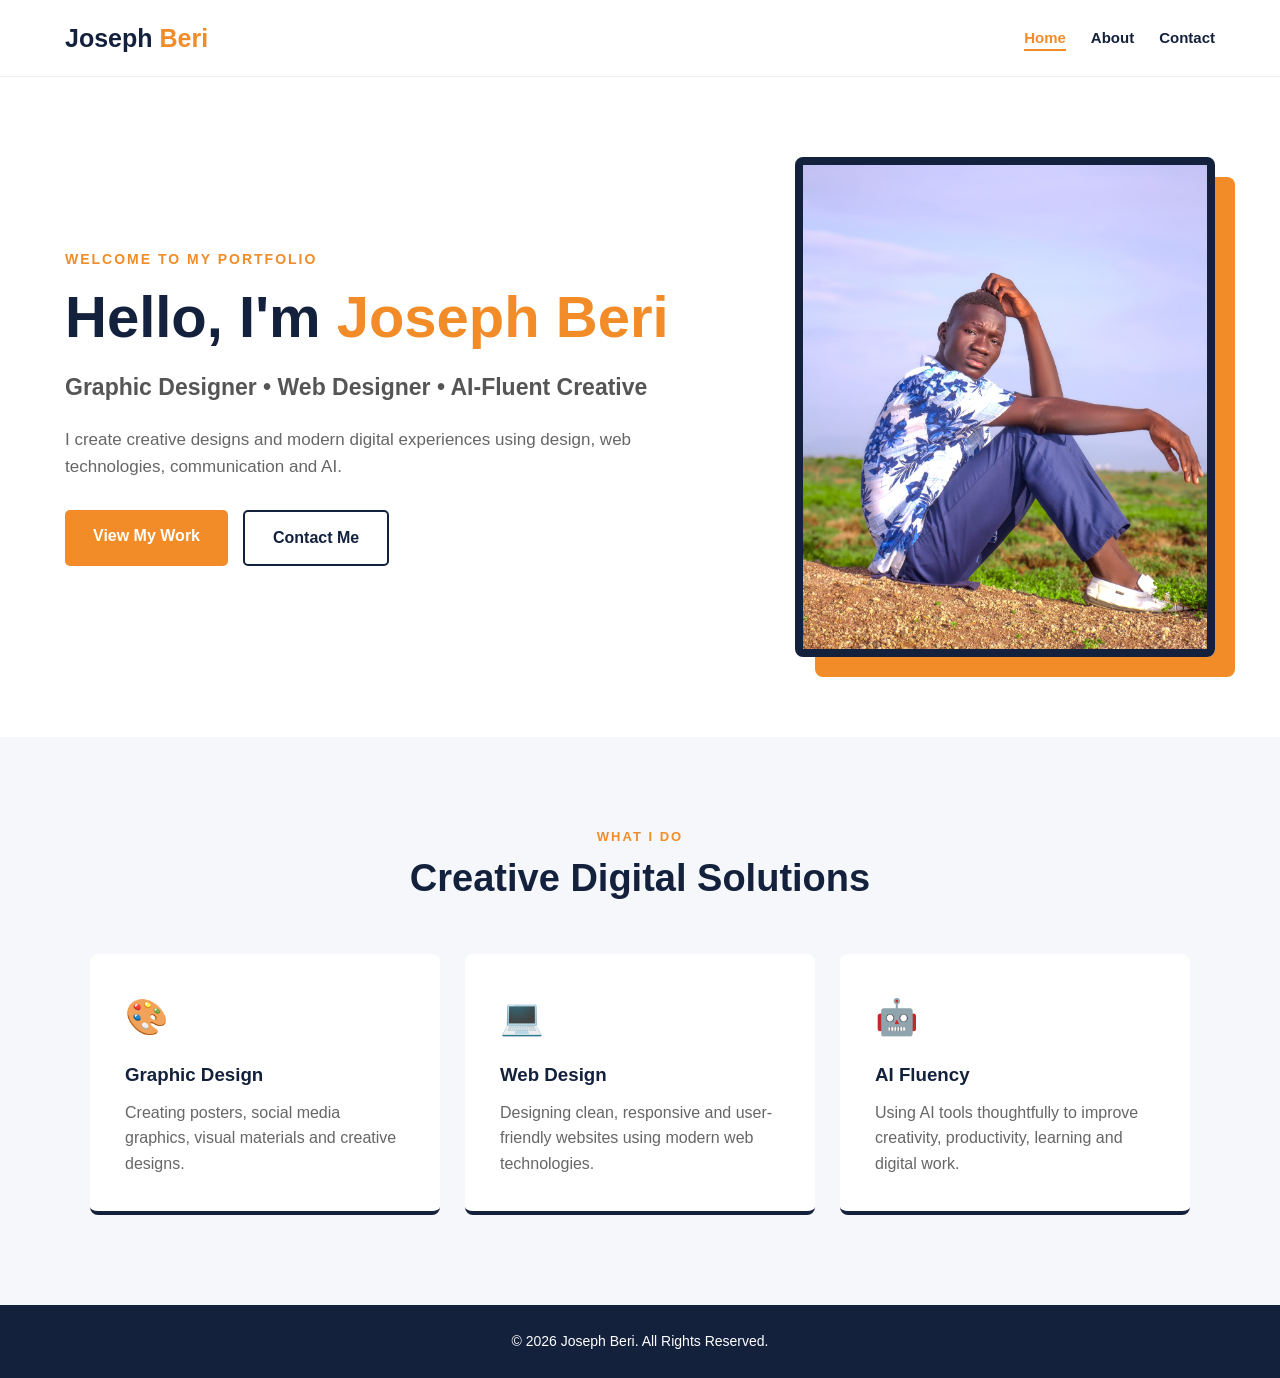
<file: index.html>
<!DOCTYPE html>
<html lang="en">
<head>
    <meta charset="UTF-8">
    <meta name="viewport" content="width=device-width, initial-scale=1.0">
    <meta name="description" content="Joseph Beri - Graphic Designer, Web Designer and AI-Fluent Creative">
    <title>Joseph Beri | Home</title>

    <link rel="stylesheet" href="style.css">
</head>

<body>

    <!-- Navigation -->
    <header class="header">
        <nav class="navbar">

            <a href="index.html" class="logo">
                Joseph <span>Beri</span>
            </a>

            <ul class="nav-links">
                <li><a href="index.html" class="active">Home</a></li>
                <li><a href="about.html">About</a></li>
                <li><a href="contact.html">Contact</a></li>
            </ul>

        </nav>
    </header>


    <!-- Hero Section -->
    <main>

        <section class="hero">

            <div class="hero-content">

                <p class="welcome">WELCOME TO MY PORTFOLIO</p>

                <h1>
                    Hello, I'm <span>Joseph Beri</span>
                </h1>

                <h2>
                    Graphic Designer • Web Designer • AI-Fluent Creative
                </h2>

                <p>
                    I create creative designs and modern digital experiences
                    using design, web technologies, communication and AI.
                </p>

                <div class="hero-buttons">
                    <a href="projects.html" class="btn primary-btn">
                        View My Work
                    </a>

                    <a href="contact.html" class="btn secondary-btn">
                        Contact Me
                    </a>
                </div>

            </div>


            <!-- Replace profile.jpg with your own picture -->
            <div class="hero-image">
                <img src="HD Goldi 2.jpeg" alt="Joseph Beri">
            </div>

        </section>


        <!-- Quick Introduction -->
        <section class="intro-section">

            <div class="section-heading">
                <p>WHAT I DO</p>
                <h2>Creative Digital Solutions</h2>
            </div>

            <div class="service-grid">

                <div class="service-card">
                    <div class="service-icon">🎨</div>
                    <h3>Graphic Design</h3>
                    <p>
                        Creating posters, social media graphics, visual
                        materials and creative designs.
                    </p>
                </div>

                <div class="service-card">
                    <div class="service-icon">💻</div>
                    <h3>Web Design</h3>
                    <p>
                        Designing clean, responsive and user-friendly
                        websites using modern web technologies.
                    </p>
                </div>

                <div class="service-card">
                    <div class="service-icon">🤖</div>
                    <h3>AI Fluency</h3>
                    <p>
                        Using AI tools thoughtfully to improve creativity,
                        productivity, learning and digital work.
                    </p>
                </div>

            </div>

        </section>

    </main>


    <!-- Footer -->
    <footer class="footer">

        <p>
            © 2026 Joseph Beri. All Rights Reserved.
        </p>

    </footer>

</body>
</html>
</file>
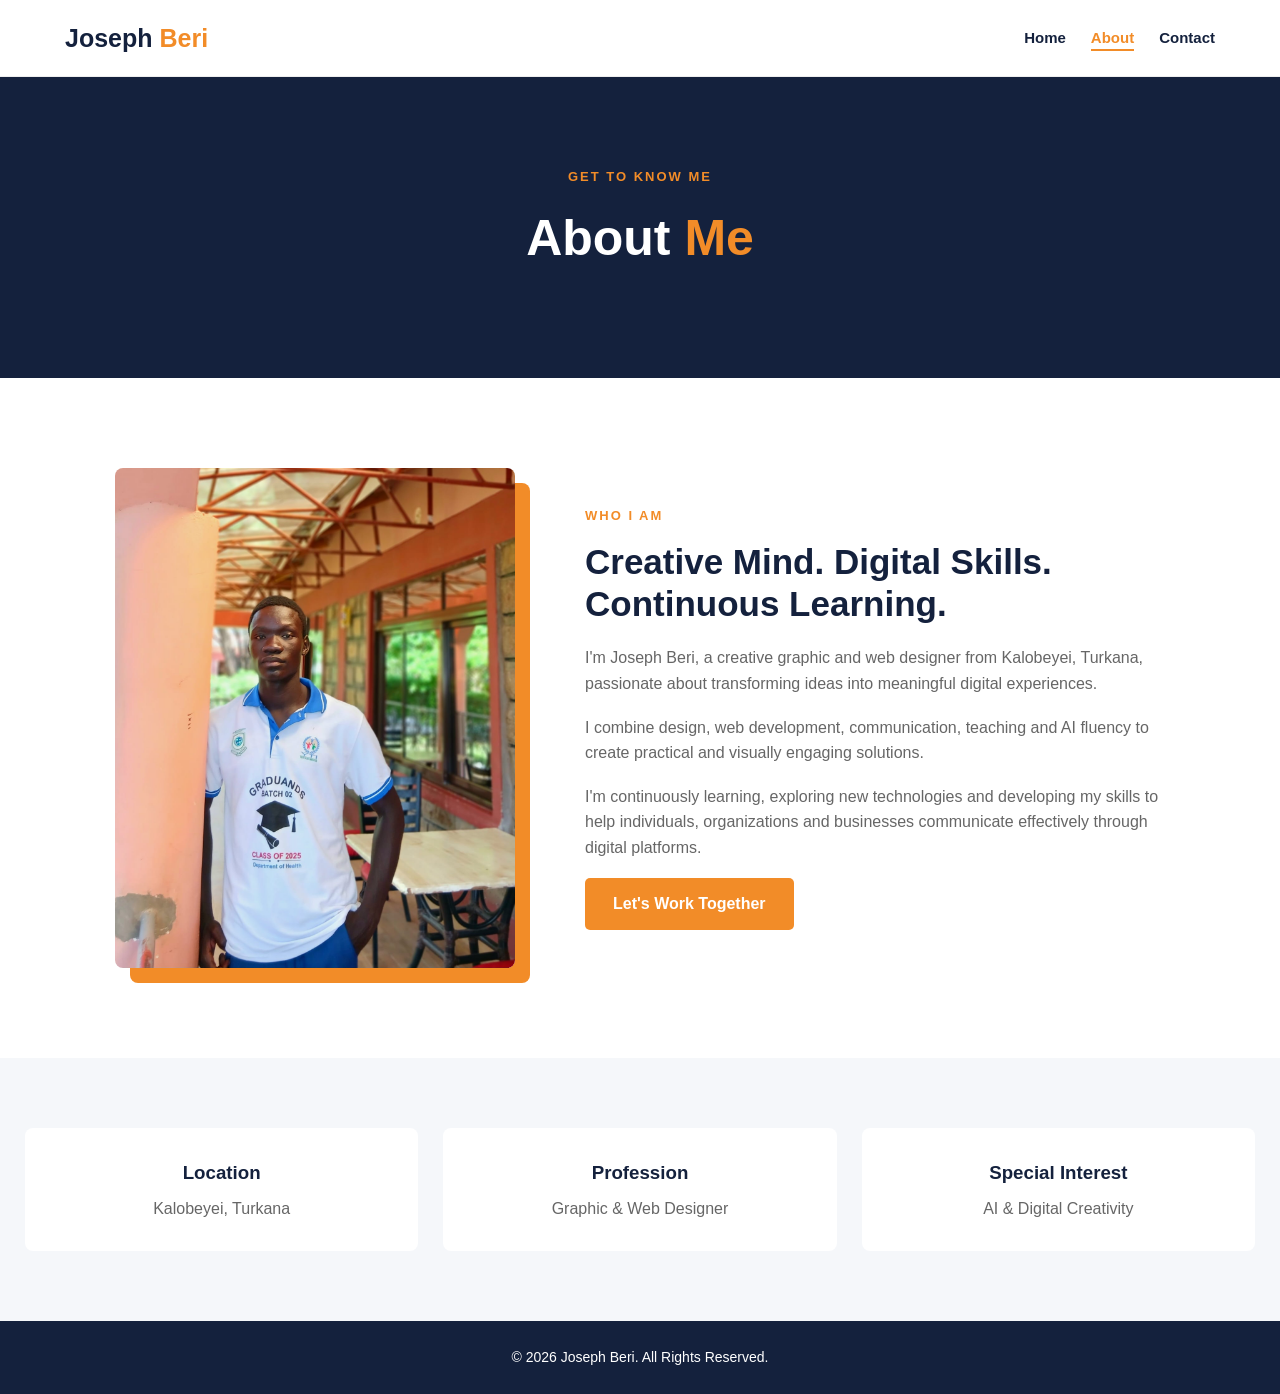
<file: about.html>
<!DOCTYPE html>
<html lang="en">
<head>
    <meta charset="UTF-8">
    <meta name="viewport" content="width=device-width, initial-scale=1.0">

    <meta name="description" content="About Joseph Beri">

    <title>Joseph Beri | About Me</title>

    <link rel="stylesheet" href="style.css">
</head>

<body>

    <!-- Navigation -->
    <header class="header">

        <nav class="navbar">

            <a href="index.html" class="logo">
                Joseph <span>Beri</span>
            </a>

            <ul class="nav-links">
                <li><a href="index.html">Home</a></li>
                <li><a href="about.html" class="active">About</a></li>
                <li><a href="contact.html">Contact</a></li>
            </ul>

        </nav>

    </header>


    <main>

        <!-- Page Header -->
        <section class="page-header">

            <p>GET TO KNOW ME</p>

            <h1>About <span>Me</span></h1>

        </section>


        <!-- About Section -->
        <section class="about-section">

            <div class="about-image">

                <!-- Replace profile.jpg with your picture -->
                <img src="Ato rite graduation.jpeg" alt="Joseph Beri">

            </div>


            <div class="about-content">

                <p class="small-title">
                    WHO I AM
                </p>

                <h2>
                    Creative Mind. Digital Skills. Continuous Learning.
                </h2>

                <p>
                    I'm Joseph Beri, a creative graphic and web designer
                    from Kalobeyei, Turkana, passionate about transforming
                    ideas into meaningful digital experiences.
                </p>

                <p>
                    I combine design, web development, communication,
                    teaching and AI fluency to create practical and
                    visually engaging solutions.
                </p>

                <p>
                    I'm continuously learning, exploring new technologies
                    and developing my skills to help individuals,
                    organizations and businesses communicate effectively
                    through digital platforms.
                </p>

                <a href="contact.html" class="btn primary-btn">
                    Let's Work Together
                </a>

            </div>

        </section>


        <!-- Personal Information -->
        <section class="info-section">

            <div class="info-card">
                <h3>Location</h3>
                <p>Kalobeyei, Turkana</p>
            </div>

            <div class="info-card">
                <h3>Profession</h3>
                <p>Graphic & Web Designer</p>
            </div>

            <div class="info-card">
                <h3>Special Interest</h3>
                <p>AI & Digital Creativity</p>
            </div>

        </section>

    </main>


    <footer class="footer">

        <p>
            © 2026 Joseph Beri. All Rights Reserved.
        </p>

    </footer>

</body>
</html>
</file>
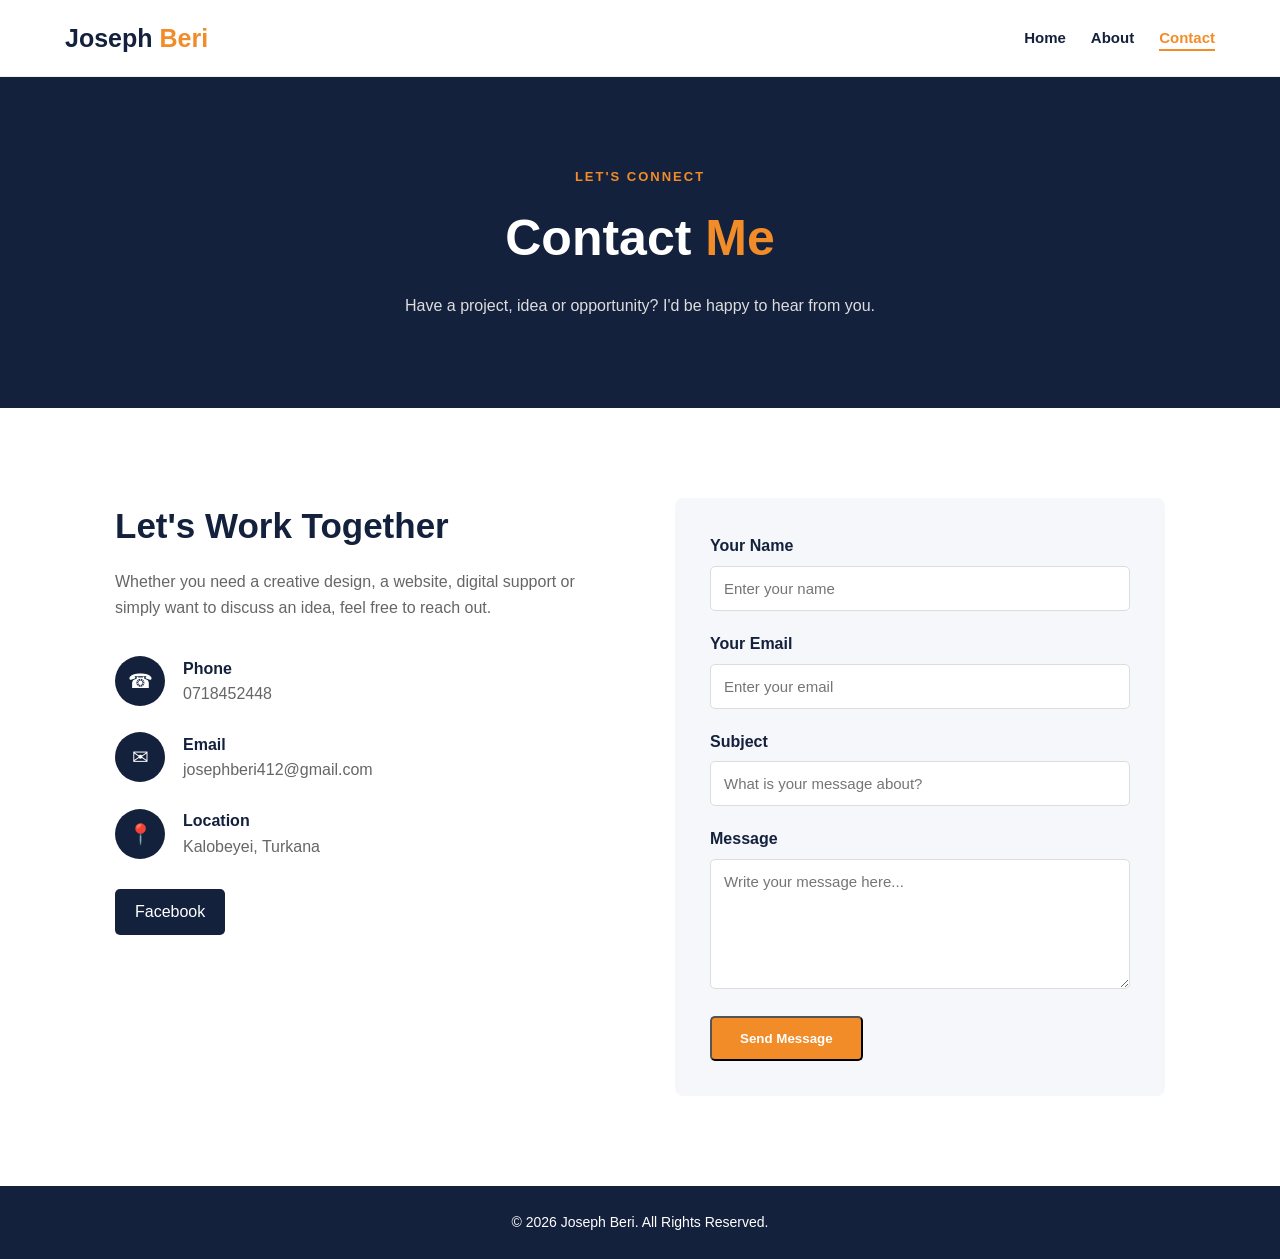
<file: contact.html>
<!DOCTYPE html>
<html lang="en">

<head>

    <meta charset="UTF-8">

    <meta name="viewport"
          content="width=device-width, initial-scale=1.0">

    <meta name="description"
          content="Contact Joseph Beri">

    <title>Joseph Beri | Contact</title>

    <link rel="stylesheet" href="style.css">

</head>


<body>

    <!-- Navigation -->
    <header class="header">

        <nav class="navbar">

            <a href="index.html" class="logo">
                Joseph <span>Beri</span>
            </a>

            <ul class="nav-links">

                <li>
                    <a href="index.html">Home</a>
                </li>

                <li>
                    <a href="about.html">About</a>
                </li>

                <li>
                    <a href="contact.html" class="active">
                        Contact
                    </a>
                </li>

            </ul>

        </nav>

    </header>


    <main>

        <!-- Page Header -->
        <section class="page-header">

            <p>LET'S CONNECT</p>

            <h1>
                Contact <span>Me</span>
            </h1>

            <p class="page-description">
                Have a project, idea or opportunity?
                I'd be happy to hear from you.
            </p>

        </section>


        <!-- Contact Section -->
        <section class="contact-section">


            <!-- Contact Information -->
            <div class="contact-info">

                <h2>
                    Let's Work Together
                </h2>

                <p>
                    Whether you need a creative design, a website,
                    digital support or simply want to discuss an idea,
                    feel free to reach out.
                </p>


                <div class="contact-item">

                    <div class="contact-icon">
                        ☎
                    </div>

                    <div>
                        <h3>Phone</h3>

                        <a href="tel:+254718452448">
                            0718452448
                        </a>
                    </div>

                </div>


                <div class="contact-item">

                    <div class="contact-icon">
                        ✉
                    </div>

                    <div>

                        <h3>Email</h3>

                        <a href="mailto:josephberi412@gmail.com">
                            josephberi412@gmail.com
                        </a>

                    </div>

                </div>


                <div class="contact-item">

                    <div class="contact-icon">
                        📍
                    </div>

                    <div>

                        <h3>Location</h3>

                        <p>
                            Kalobeyei, Turkana
                        </p>

                    </div>

                </div>


                <div class="social-links">

                    <a href="https://www.facebook.com/profile.php?id=61586057655836"
                       target="_blank"
                       rel="noopener noreferrer">

                        Facebook

                    </a>

                </div>

            </div>


            <!-- Contact Form -->
            <div class="contact-form-container">

                <form class="contact-form"
                      action="#"
                      method="post">

                    <div class="form-group">

                        <label for="name">
                            Your Name
                        </label>

                        <input type="text"
                               id="name"
                               name="name"
                               placeholder="Enter your name"
                               required>

                    </div>


                    <div class="form-group">

                        <label for="email">
                            Your Email
                        </label>

                        <input type="email"
                               id="email"
                               name="email"
                               placeholder="Enter your email"
                               required>

                    </div>


                    <div class="form-group">

                        <label for="subject">
                            Subject
                        </label>

                        <input type="text"
                               id="subject"
                               name="subject"
                               placeholder="What is your message about?"
                               required>

                    </div>


                    <div class="form-group">

                        <label for="message">
                            Message
                        </label>

                        <textarea id="message"
                                  name="message"
                                  rows="6"
                                  placeholder="Write your message here..."
                                  required></textarea>

                    </div>


                    <button type="submit"
                            class="btn primary-btn">

                        Send Message

                    </button>

                </form>

            </div>

        </section>

    </main>


    <footer class="footer">

        <p>
            © 2026 Joseph Beri. All Rights Reserved.
        </p>

    </footer>

</body>

</html>
</file>
<file: style.css>
/* =========================================
   JOSEPH BERI PORTFOLIO
   Main Stylesheet
   ========================================= */


/* =========================================
   1. RESET
   ========================================= */

* {
    margin: 0;
    padding: 0;
    box-sizing: border-box;
}


html {
    scroll-behavior: smooth;
}


body {
    font-family: Arial, Helvetica, sans-serif;
    background-color: #ffffff;
    color: #14213d;
    line-height: 1.6;
}


/* =========================================
   2. GENERAL SETTINGS
   ========================================= */

a {
    text-decoration: none;
}


img {
    max-width: 100%;
    display: block;
}


ul {
    list-style: none;
}


span {
    color: #f28c28;
}


.btn {
    display: inline-block;
    padding: 13px 28px;
    border-radius: 5px;
    font-weight: bold;
    transition: 0.3s ease;
}


.primary-btn {
    background-color: #f28c28;
    color: #ffffff;
}


.primary-btn:hover {
    background-color: #d96f0b;
    transform: translateY(-3px);
}


.secondary-btn {
    border: 2px solid #14213d;
    color: #14213d;
}


.secondary-btn:hover {
    background-color: #14213d;
    color: #ffffff;
    transform: translateY(-3px);
}


/* =========================================
   3. HEADER
   ========================================= */

.header {
    background-color: #ffffff;
    border-bottom: 1px solid #eeeeee;
    position: sticky;
    top: 0;
    z-index: 1000;
}


.navbar {
    max-width: 1200px;
    margin: auto;
    padding: 18px 25px;

    display: flex;
    justify-content: space-between;
    align-items: center;
}


.logo {
    font-size: 25px;
    font-weight: 800;
    color: #14213d;
}


.logo span {
    color: #f28c28;
}


.nav-links {
    display: flex;
    gap: 25px;
}


.nav-links a {
    color: #14213d;
    font-size: 15px;
    font-weight: 600;
    position: relative;
    padding-bottom: 5px;
}


.nav-links a::after {
    content: "";
    position: absolute;
    left: 0;
    bottom: 0;

    width: 0;
    height: 2px;

    background-color: #f28c28;

    transition: width 0.3s ease;
}


.nav-links a:hover::after,
.nav-links a.active::after {
    width: 100%;
}


.nav-links a:hover,
.nav-links a.active {
    color: #f28c28;
}


/* =========================================
   4. HERO
   ========================================= */

.hero {
    max-width: 1200px;
    margin: auto;
    min-height: 650px;

    padding: 80px 25px;

    display: flex;
    align-items: center;
    justify-content: space-between;
    gap: 70px;
}


.hero-content {
    flex: 1;
}


.welcome {
    color: #f28c28;
    font-size: 14px;
    font-weight: bold;
    letter-spacing: 2px;
    margin-bottom: 15px;
}


.hero h1 {
    font-size: 58px;
    line-height: 1.1;
    margin-bottom: 20px;
    color: #14213d;
}


.hero h2 {
    font-size: 23px;
    color: #555555;
    margin-bottom: 20px;
}


.hero-content > p:not(.welcome) {
    max-width: 600px;
    color: #666666;
    font-size: 17px;
    margin-bottom: 30px;
}


.hero-buttons {
    display: flex;
    gap: 15px;
    flex-wrap: wrap;
}


.hero-image {
    flex: 0 0 420px;
}


.hero-image img {
    width: 420px;
    height: 500px;

    object-fit: cover;

    border-radius: 8px;

    border: 8px solid #14213d;

    box-shadow: 20px 20px 0 #f28c28;
}


/* =========================================
   5. HOME SERVICES
   ========================================= */

.intro-section {
    background-color: #f5f7fa;
    padding: 90px 25px;
}


.section-heading {
    text-align: center;
    margin-bottom: 45px;
}


.section-heading p {
    color: #f28c28;
    font-weight: bold;
    font-size: 13px;
    letter-spacing: 2px;
}


.section-heading h2 {
    font-size: 38px;
    color: #14213d;
}


.service-grid {
    max-width: 1100px;
    margin: auto;

    display: grid;
    grid-template-columns: repeat(3, 1fr);
    gap: 25px;
}


.service-card {
    background-color: #ffffff;
    padding: 35px;
    border-radius: 8px;

    border-bottom: 4px solid #14213d;

    transition: 0.3s ease;
}


.service-card:hover {
    transform: translateY(-8px);
    border-bottom-color: #f28c28;
}


.service-icon {
    font-size: 35px;
    margin-bottom: 15px;
}


.service-card h3 {
    color: #14213d;
    margin-bottom: 10px;
}


.service-card p {
    color: #666666;
}


/* =========================================
   6. PAGE HEADER
   ========================================= */

.page-header {
    background-color: #14213d;
    color: #ffffff;
    padding: 90px 25px;
    text-align: center;
}


.page-header > p:first-child {
    color: #f28c28;
    font-weight: bold;
    letter-spacing: 2px;
    font-size: 13px;
}


.page-header h1 {
    font-size: 50px;
    margin: 10px 0;
}


.page-header h1 span {
    color: #f28c28;
}


.page-description {
    max-width: 650px;
    margin: 15px auto 0;
    color: #dddddd;
}


/* =========================================
   7. ABOUT
   ========================================= */

.about-section {
    max-width: 1100px;
    margin: auto;

    padding: 90px 25px;

    display: grid;
    grid-template-columns: 400px 1fr;
    gap: 70px;
    align-items: center;
}


.about-image img {
    width: 100%;
    height: 500px;
    object-fit: cover;

    border-radius: 8px;

    box-shadow: 15px 15px 0 #f28c28;
}


.small-title {
    color: #f28c28;
    font-weight: bold;
    letter-spacing: 2px;
    font-size: 13px;
}


.about-content h2 {
    font-size: 35px;
    line-height: 1.2;
    margin: 15px 0 20px;
}


.about-content p:not(.small-title) {
    color: #666666;
    margin-bottom: 18px;
}


.info-section {
    background-color: #f5f7fa;

    padding: 70px 25px;

    display: grid;
    grid-template-columns: repeat(3, 1fr);
    gap: 25px;

    max-width: 100%;
}


.info-card {
    background-color: #ffffff;
    text-align: center;
    padding: 30px;
    border-radius: 8px;
}


.info-card h3 {
    color: #14213d;
    margin-bottom: 8px;
}


.info-card p {
    color: #666666;
}


/* =========================================
   8. PROJECTS
   ========================================= */

.projects-section {
    max-width: 1100px;
    margin: auto;

    padding: 90px 25px;

    display: grid;
    grid-template-columns: repeat(2, 1fr);
    gap: 35px;
}


.project-card {
    background-color: #ffffff;

    border-radius: 8px;
    overflow: hidden;

    box-shadow: 0 5px 25px rgba(0, 0, 0, 0.08);

    transition: 0.3s ease;
}


.project-card:hover {
    transform: translateY(-7px);
}


.project-image {
    height: 260px;
    overflow: hidden;
}


.project-image img {
    width: 100%;
    height: 100%;
    object-fit: cover;

    transition: transform 0.4s ease;
}


.project-card:hover .project-image img {
    transform: scale(1.05);
}


.project-content {
    padding: 28px;
}


.project-category {
    color: #f28c28;
    font-size: 13px;
    font-weight: bold;
    text-transform: uppercase;
    letter-spacing: 1px;
}


.project-content h2 {
    margin: 8px 0 12px;
    color: #14213d;
}


.project-content p {
    color: #666666;
}


.tags {
    margin-top: 18px;

    display: flex;
    flex-wrap: wrap;
    gap: 8px;
}


.tags span {
    color: #14213d;
    background-color: #edf1f7;

    padding: 6px 12px;

    border-radius: 20px;

    font-size: 12px;
}


/* =========================================
   9. SKILLS
   ========================================= */

.skills-section {
    max-width: 1100px;
    margin: auto;
    padding: 90px 25px;
}


.skills-grid {
    display: grid;
    grid-template-columns: repeat(2, 1fr);
    gap: 25px;
}


.skill-card {
    background-color: #f5f7fa;
    padding: 25px;
    border-radius: 8px;
}


.skill-card h3 {
    margin-bottom: 12px;
    color: #14213d;
}


.skill-bar {
    height: 8px;
    background-color: #dddddd;
    border-radius: 20px;
    overflow: hidden;
}


.skill-bar span {
    display: block;
    height: 100%;
    background-color: #f28c28;
}


/* =========================================
   10. CERTIFICATES
   ========================================= */

.certificates-section {
    background-color: #f5f7fa;
    padding: 90px 25px;
}


.certificate-grid {
    max-width: 1100px;
    margin: auto;

    display: grid;
    grid-template-columns: repeat(2, 1fr);
    gap: 25px;
}


.certificate-card {
    background-color: #ffffff;
    padding: 30px;

    border-left: 5px solid #f28c28;

    border-radius: 5px;

    transition: 0.3s ease;
}


.certificate-card:hover {
    transform: translateX(5px);
}


.certificate-number {
    color: #f28c28;
    font-size: 14px;
    font-weight: bold;
    margin-bottom: 10px;
}


.certificate-card h3 {
    color: #14213d;
    margin-bottom: 5px;
}


.certificate-card p {
    color: #666666;
}


/* =========================================
   11. CONTACT
   ========================================= */

.contact-section {
    max-width: 1100px;
    margin: auto;

    padding: 90px 25px;

    display: grid;
    grid-template-columns: 1fr 1fr;

    gap: 70px;
}


.contact-info h2 {
    font-size: 35px;
    color: #14213d;
    margin-bottom: 15px;
}


.contact-info > p {
    color: #666666;
    margin-bottom: 35px;
}


.contact-item {
    display: flex;
    align-items: center;

    gap: 18px;

    margin-bottom: 25px;
}


.contact-icon {
    width: 50px;
    height: 50px;

    background-color: #14213d;
    color: #ffffff;

    border-radius: 50%;

    display: flex;
    align-items: center;
    justify-content: center;

    font-size: 20px;
}


.contact-item h3 {
    color: #14213d;
    font-size: 16px;
}


.contact-item a,
.contact-item p {
    color: #666666;
}


.contact-item a:hover {
    color: #f28c28;
}


.social-links {
    margin-top: 30px;
}


.social-links a {
    display: inline-block;

    background-color: #14213d;
    color: #ffffff;

    padding: 10px 20px;

    border-radius: 5px;

    transition: 0.3s ease;
}


.social-links a:hover {
    background-color: #f28c28;
}


/* =========================================
   12. CONTACT FORM
   ========================================= */

.contact-form-container {
    background-color: #f5f7fa;
    padding: 35px;

    border-radius: 8px;
}


.form-group {
    margin-bottom: 20px;
}


.form-group label {
    display: block;

    color: #14213d;

    font-weight: bold;

    margin-bottom: 7px;
}


.form-group input,
.form-group textarea {
    width: 100%;

    padding: 13px;

    border: 1px solid #dddddd;

    border-radius: 5px;

    font-family: inherit;
    font-size: 15px;

    outline: none;
}


.form-group input:focus,
.form-group textarea:focus {
    border-color: #f28c28;
}


.form-group textarea {
    resize: vertical;
}


/* =========================================
   13. FOOTER
   ========================================= */

.footer {
    background-color: #14213d;

    color: #ffffff;

    text-align: center;

    padding: 25px;
}


.footer p {
    font-size: 14px;
}


/* =========================================
   14. RESPONSIVE DESIGN
   ========================================= */


/* Tablets */
@media (max-width: 900px) {

    .nav-links {
        gap: 15px;
    }


    .hero {
        flex-direction: column-reverse;
        text-align: center;
    }


    .hero-content > p:not(.welcome) {
        margin-left: auto;
        margin-right: auto;
    }


    .hero-buttons {
        justify-content: center;
    }


    .hero-image {
        flex: none;
    }


    .about-section {
        grid-template-columns: 1fr;
        max-width: 700px;
    }


    .about-image {
        max-width: 450px;
        margin: auto;
    }


    .service-grid {
        grid-template-columns: 1fr;
        max-width: 600px;
    }


    .contact-section {
        grid-template-columns: 1fr;
        max-width: 700px;
    }

}


/* Mobile */
@media (max-width: 650px) {

    .navbar {
        flex-direction: column;
        gap: 15px;
    }


    .nav-links {
        flex-wrap: wrap;
        justify-content: center;
        gap: 12px;
    }


    .nav-links a {
        font-size: 13px;
    }


    .hero {
        padding-top: 60px;
    }


    .hero h1 {
        font-size: 40px;
    }


    .hero h2 {
        font-size: 19px;
    }


    .hero-image {
        width: 100%;
    }


    .hero-image img {
        width: 100%;
        height: 420px;
    }


    .page-header h1 {
        font-size: 38px;
    }


    .section-heading h2 {
        font-size: 30px;
    }


    .about-content h2 {
        font-size: 29px;
    }


    .projects-section {
        grid-template-columns: 1fr;
    }


    .skills-grid {
        grid-template-columns: 1fr;
    }


    .certificate-grid {
        grid-template-columns: 1fr;
    }


    .info-section {
        grid-template-columns: 1fr;
    }


    .contact-section {
        padding-top: 60px;
    }


    .contact-form-container {
        padding: 25px;
    }

}
</file>
